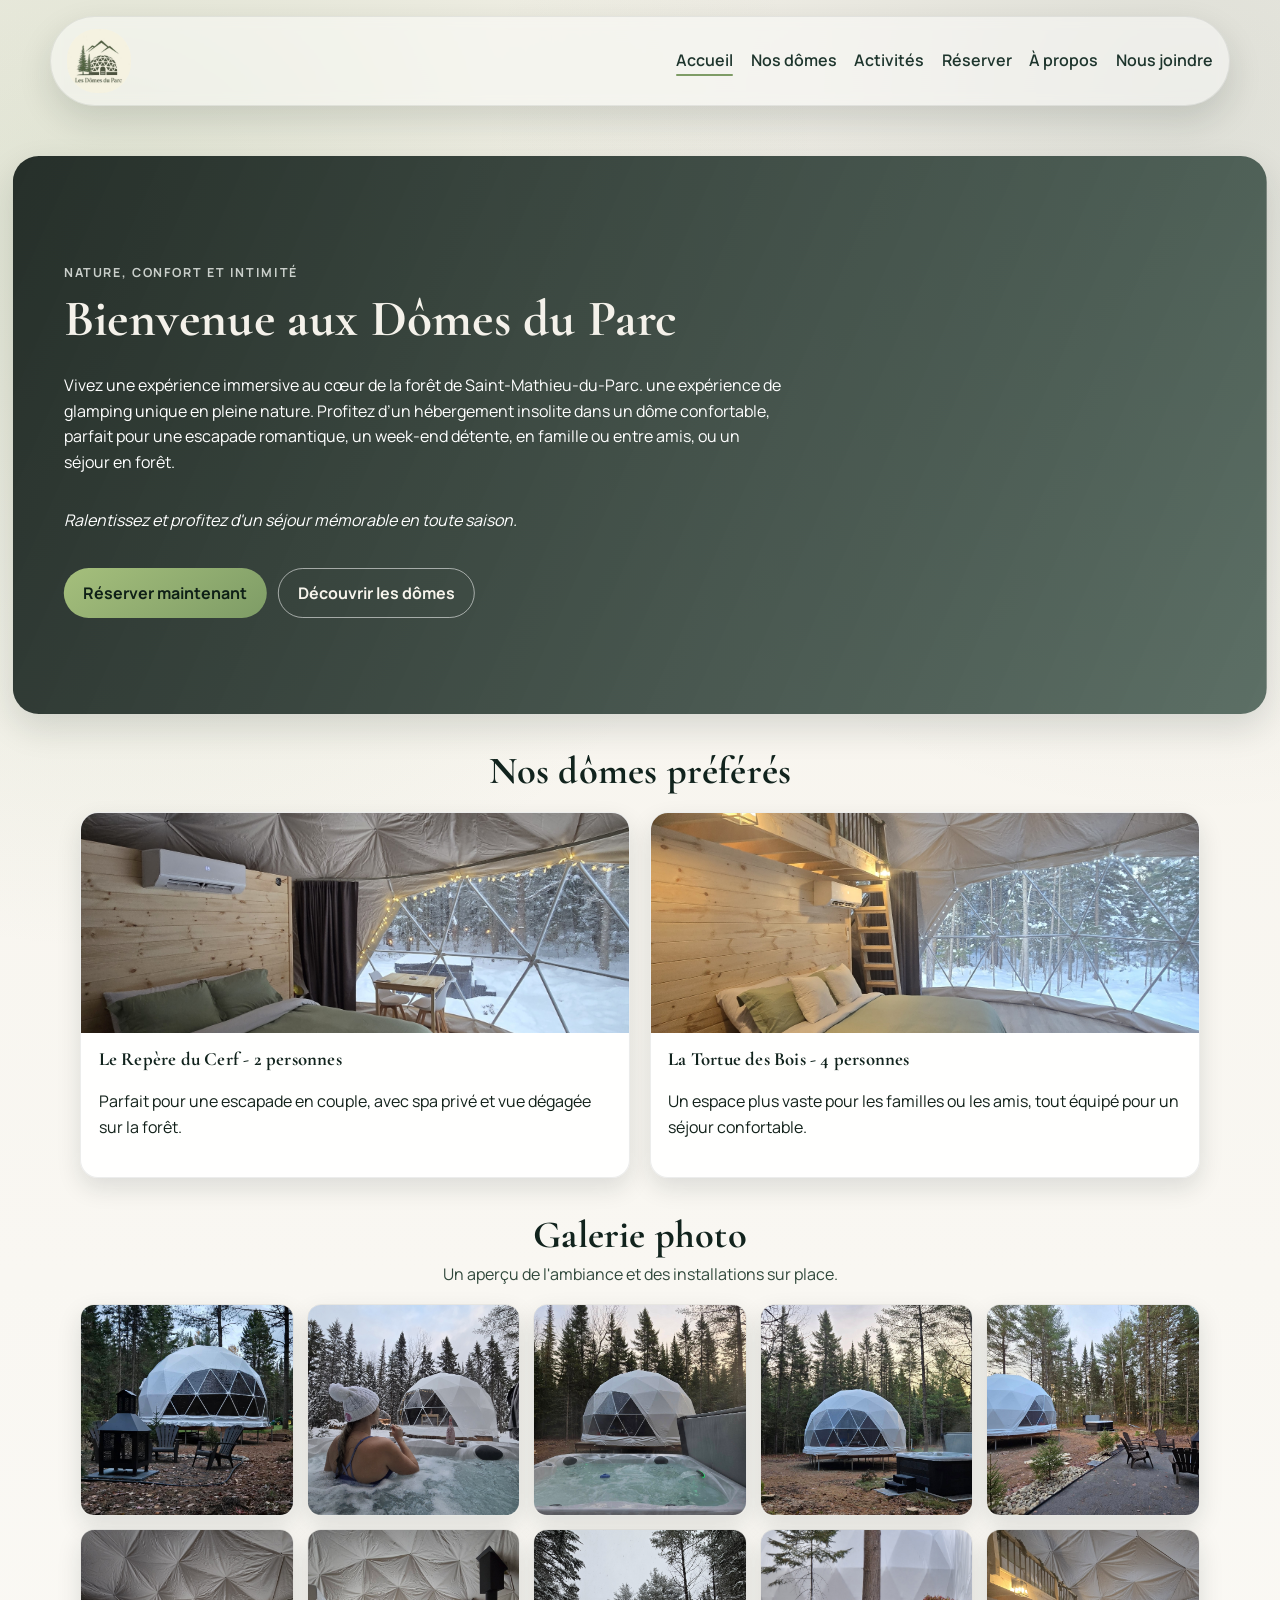
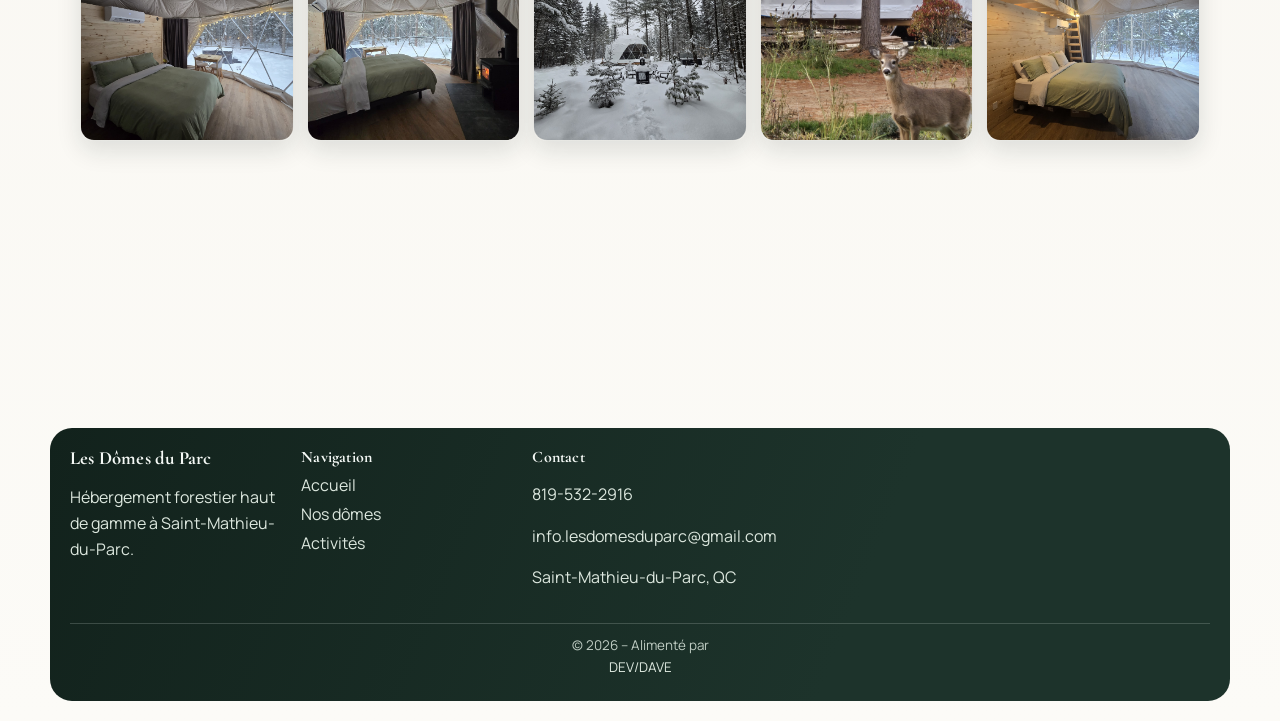
<file: index.html>
﻿<!DOCTYPE html>
<html lang="fr">
<head>
  <meta charset="UTF-8">
  <meta name="viewport" content="width=device-width, initial-scale=1.0">
  <meta name="description" content="Découvrez nos dômes, des hébergements insolites en pleine nature à Saint-Mathieu-du-Parc.">
  <title>Les Dômes du Parc | Camping et hébergement insolite en nature</title>
  <link rel="icon" type="image/png" href="Images/logo.png">
  <link rel="stylesheet" href="styles.css">
</head>
<body class="page-home">
  <header class="site-header">
    <a class="logo" href="index.html" aria-label="Retour à l'accueil">
      <img src="Images/logo.png" alt="Logo Les Dômes du Parc" >
    </a>
    <nav>
      <div class="hamburger" id="hamburger">
        <span></span>
        <span></span>
        <span></span>
      </div>
      <ul id="primary-nav" class="nav-right">
        <li><a href="index.html">Accueil</a></li>
        <li><a href="domes.html">Nos dômes</a></li>
        <li><a href="activite.html">Activités</a></li>
        <li><a href="reserver.html">Réserver</a></li>
        <li><a href="apropos.html">À propos</a></li>
        <li><a href="contact.html">Nous joindre</a></li>
      </ul>
    </nav>
  </header>

  <main>
    <section class="hero">
      <p class="eyebrow">Nature, confort et intimité</p>
      <h1>Bienvenue aux Dômes du Parc</h1>
      <p>
        Vivez une expérience immersive au cœur de la forêt de Saint-Mathieu-du-Parc. une expérience de glamping unique en pleine nature. 
        Profitez d’un hébergement insolite dans un dôme confortable, parfait pour une escapade romantique, 
        un week-end détente, en famille ou entre amis, ou un séjour en forêt.</p>
        <p> <em>Ralentissez et profitez d'un séjour mémorable en toute saison.</em>
      </p>
      <div class="hero-actions">
        <a href="reserver.html" class="btn">Réserver maintenant</a>
        <a href="domes.html" class="btn btn-outline">Découvrir les dômes</a>
      </div>
    </section>

    <section id="domes-info">
      <h2>Nos dômes préférés</h2>
      <div class="dome">
        <article class="card">
          <img src="Images/image2.jpg" alt="Dôme pour 2 personnes">
          <div class="content">
            <h3>Le Repère du Cerf  - 2 personnes</h3>
            <p>Parfait pour une escapade en couple, avec spa privé et vue dégagée sur la forêt.</p>
          </div>
        </article>
        <article class="card">
          <img src="Images/image5.jpg" alt="Dôme familial pour 4 personnes">
          <div class="content">
            <h3>La Tortue des Bois - 4 personnes</h3>
            <p>Un espace plus vaste pour les familles ou les amis, tout équipé pour un séjour confortable.</p>
          </div>
        </article>
      </div>
    </section>

    <section class="gallery-section">
      <h2>Galerie photo</h2>
      <p class="gallery-intro">Un aperçu de l'ambiance et des installations sur place.</p>
      <div class="gallery-grid">
        <figure class="gallery-item"><img src="Images/dome 1.jpg" alt="Vue extérieure d'un dôme"></figure>
        <figure class="gallery-item"><img src="Images/image1.jpg" alt=""></figure>
        <figure class="gallery-item"><img src="Images/dome 2.jpg" alt="Dôme en forêt"></figure>
        <figure class="gallery-item"><img src="Images/dome 3.jpg" alt="Intérieur d'un dôme"></figure>
        <figure class="gallery-item"><img src="Images/dome4.jpg" alt="Terrasse d'un dôme"></figure>
        <figure class="gallery-item"><img src="Images/image2.jpg" alt="Coin détente"></figure>
        <figure class="gallery-item"><img src="Images/dome6.jpg" alt="Séjour nature"></figure>
        <figure class="gallery-item"><img src="Images/image3.jpg" alt="Dôme en soirée"></figure>
        <figure class="gallery-item"><img src="Images/image4.jpg" alt="Dôme avec vue sur les sentiers"></figure>
        <figure class="gallery-item"><img src="Images/image5.jpg" alt="Dôme avec spa"></figure>
      </div>
    </section>

    <section class="info-grid">
      <article class="info-bloc">
        <h3>Ouvert 4 saisons</h3>
        <p>Profitez d'une expérience différente à chaque saison, du feu de bois en hiver aux nuits étoilées d'été.</p>
      </article>
      <article class="info-bloc">
        <h3>Services sur place</h3>
        <p>Spa, aire de feu, Wi-Fi, cuisine équipée et activités de plein air à proximité immédiate.</p>
      </article>
      <article class="info-bloc">
        <h3>Réservation simple</h3>
        <p>Choisissez votre dôme, vos dates et obtenez une estimation instantanée avant de confirmer.</p>
      </article>
    </section>
  </main>

  <footer class="site-footer">
    <div>
      <h3>Les Dômes du Parc</h3>
      <p>Hébergement forestier haut de gamme à Saint-Mathieu-du-Parc.</p>
    </div>
    <div>
      <h4>Navigation</h4>
      <a href="index.html">Accueil</a>
      <a href="domes.html">Nos dômes</a>
      <a href="activite.html">Activités</a>
    </div>
    <div>
      <h4>Contact</h4>
      <p>819-532-2916</p>
      <a href="mailto:info.lesdomesduparc@gmail.com">info.lesdomesduparc@gmail.com</a>
      <p>Saint-Mathieu-du-Parc, QC</p>
    </div>
    <div class="copyright">
      © 2026 – Alimenté par <a href="https://tonportfolio.vercel.app">DEV/DAVE</a>
    </div>
  </footer>

  <script src="script.js"></script>
</body>
</html>
</file>
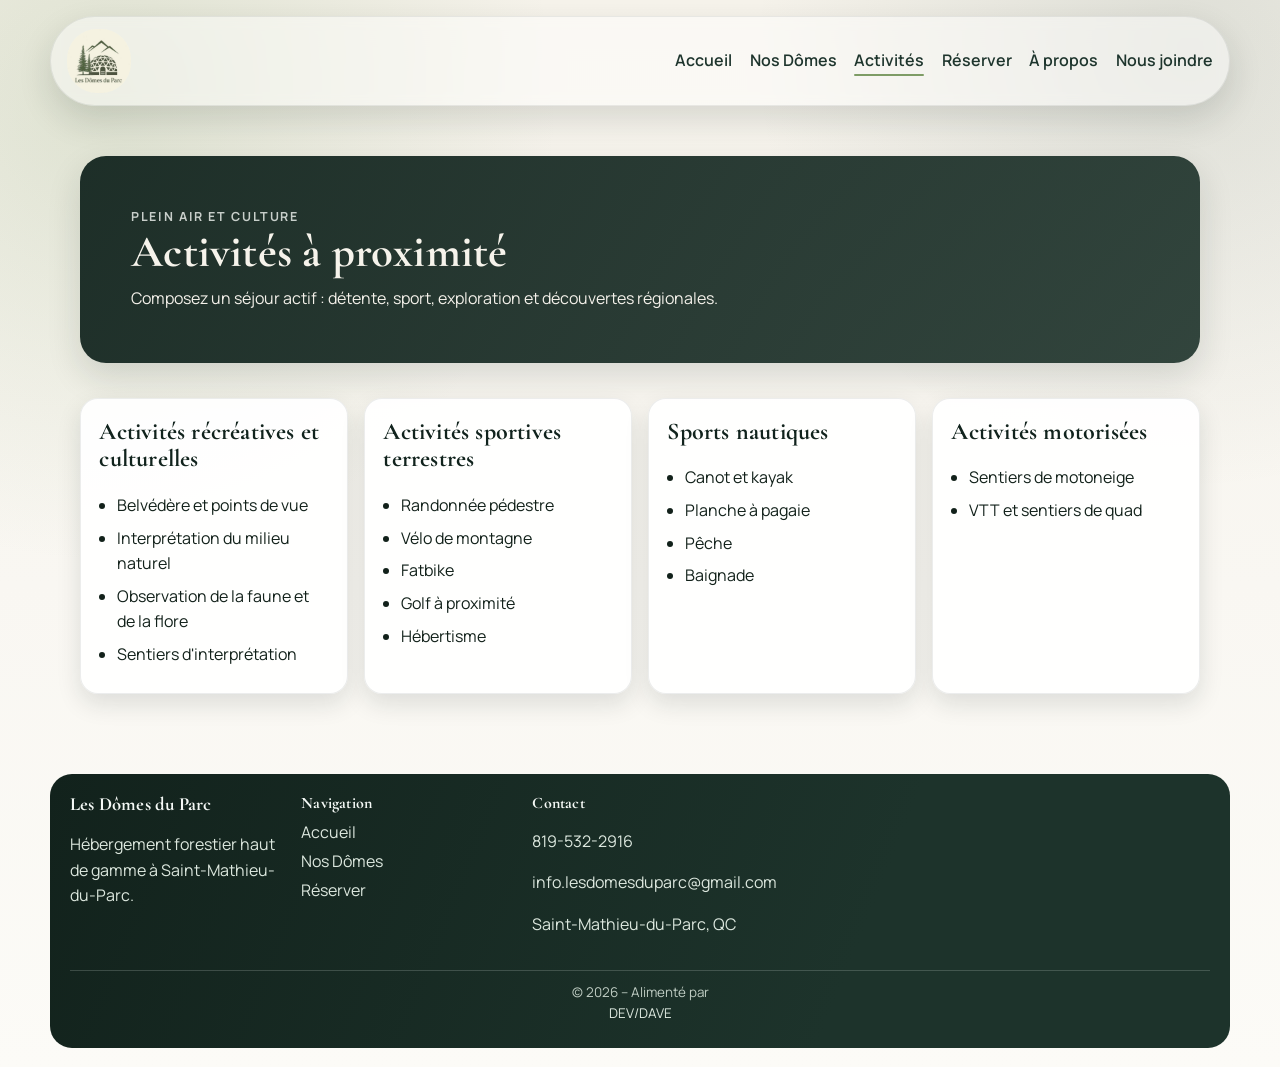
<file: activite.html>
﻿<!DOCTYPE html>
<html lang="fr">
<head>
  <meta charset="UTF-8">
  <meta name="viewport" content="width=device-width, initial-scale=1.0">
  <title>Les Dômes du Parc | Activités</title>
  <link rel="icon" type="image/png" href="Images/logo.png">
  <link rel="stylesheet" href="styles.css">
</head>
<body class="page-activites">
  <header class="site-header">
    <a class="logo" href="index.html" aria-label="Retour à l'accueil">
      <img src="Images/logo.png" alt="Logo Les Dômes du Parc">
    </a>
    <nav>
      <div class="hamburger" id="hamburger">
        <span></span>
        <span></span>
        <span></span>
      </div>
      <ul id="primary-nav" class="nav-right">
        <li><a href="index.html">Accueil</a></li>
        <li><a href="domes.html">Nos Dômes</a></li>
        <li><a href="activite.html">Activités</a></li>
        <li><a href="reserver.html">Réserver</a></li>
        <li><a href="apropos.html">À propos</a></li>
        <li><a href="contact.html">Nous joindre</a></li>
      </ul>
    </nav>
  </header>

  <main>
    <section class="page-hero">
      <p class="eyebrow">Plein air et culture</p>
      <h1>Activités à proximité</h1>
      <p>Composez un séjour actif : détente, sport, exploration et découvertes régionales.</p>
    </section>

    <section class="activities-section">
      <article class="activity-item">
        <h2>Activités récréatives et culturelles</h2>
        <ul>
          <li>Belvédère et points de vue</li>
          <li>Interprétation du milieu naturel</li>
          <li>Observation de la faune et de la flore</li>
          <li>Sentiers d'interprétation</li>
        </ul>
      </article>

      <article class="activity-item">
        <h2>Activités sportives terrestres</h2>
        <ul>
          <li>Randonnée pédestre</li>
          <li>Vélo de montagne</li>
          <li>Fatbike</li>
          <li>Golf à proximité</li>
          <li>Hébertisme</li>
        </ul>
      </article>

      <article class="activity-item">
        <h2>Sports nautiques</h2>
        <ul>
          <li>Canot et kayak</li>
          <li>Planche à pagaie</li>
          <li>Pêche</li>
          <li>Baignade</li>
        </ul>
      </article>

      <article class="activity-item">
        <h2>Activités motorisées</h2>
        <ul>
          <li>Sentiers de motoneige</li>
          <li>VTT et sentiers de quad</li>
        </ul>
      </article>
    </section>
  </main>

  <footer class="site-footer">
    <div>
      <h3>Les Dômes du Parc</h3>
      <p>Hébergement forestier haut de gamme à Saint-Mathieu-du-Parc.</p>
    </div>
    <div>
      <h4>Navigation</h4>
      <a href="index.html">Accueil</a>
      <a href="domes.html">Nos Dômes</a>
      <a href="reserver.html">Réserver</a>
    </div>
    <div>
      <h4>Contact</h4>
      <p>819-532-2916</p>
      <a href="mailto:info.lesdomesduparc@gmail.com">info.lesdomesduparc@gmail.com</a>
      <p>Saint-Mathieu-du-Parc, QC</p>
    </div>
    <div class="copyright">
      © 2026 – Alimenté par <a href="https://tonportfolio.vercel.app">DEV/DAVE</a>
    </div>
  </footer>

  <script src="script.js"></script>
</body>
</html>
</file>
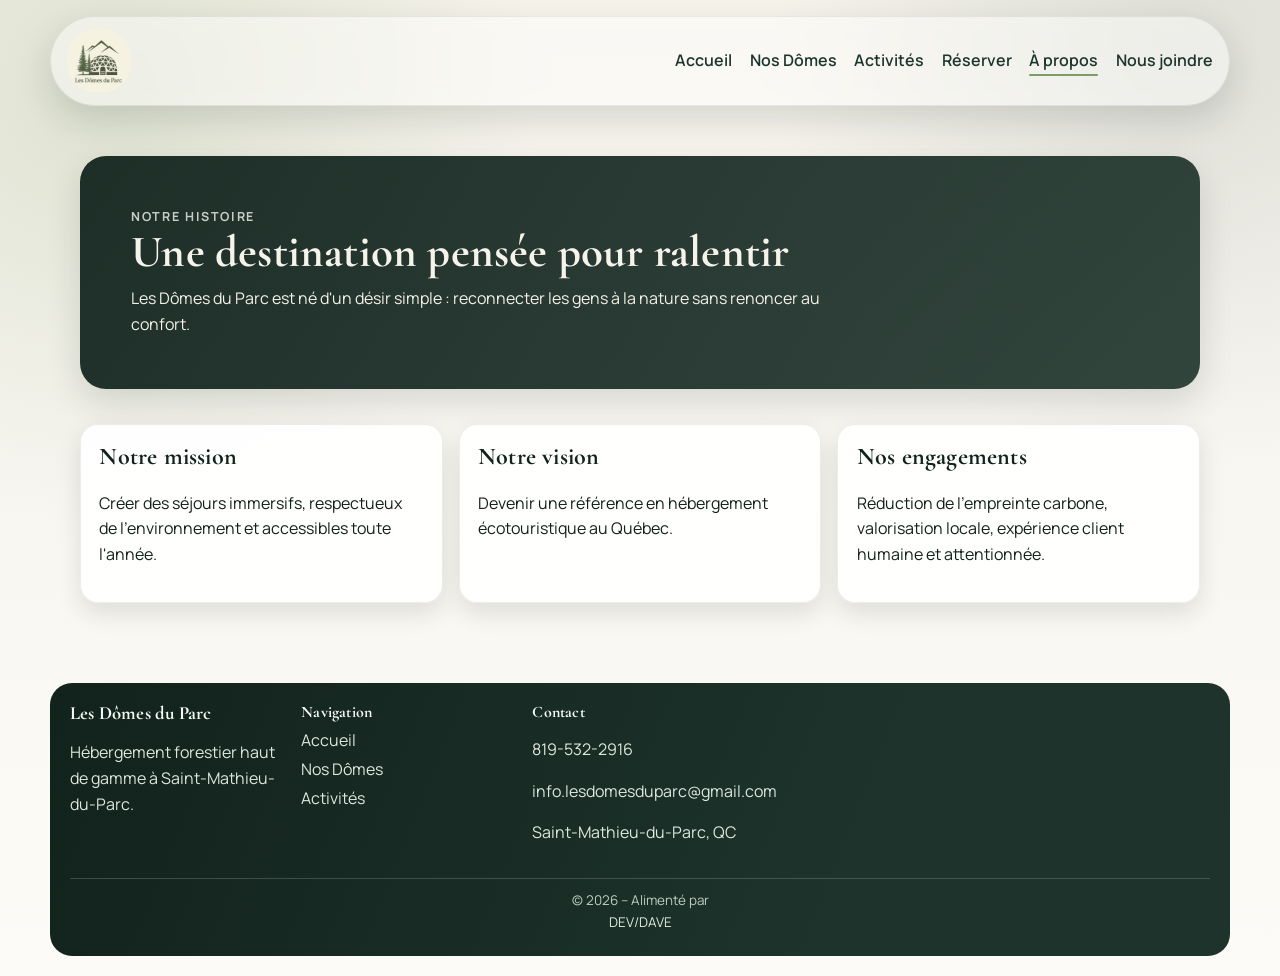
<file: apropos.html>
﻿<!DOCTYPE html>
<html lang="fr">
<head>
  <meta charset="UTF-8">
  <meta name="viewport" content="width=device-width, initial-scale=1.0">
  <title>Les Dômes du Parc | À propos</title>
  <link rel="icon" type="image/png" href="Images/logo.png">
  <link rel="stylesheet" href="styles.css">
</head>
<body class="page-apropos">
  <header class="site-header">
    <a class="logo" href="accueil.html" aria-label="Retour à l'accueil">
      <img src="Images/logo.png" alt="Logo Les Dômes du Parc">
    </a>
    <nav>
      <div class="hamburger" id="hamburger">
        <span></span>
        <span></span>
        <span></span>
      </div>
      <ul id="primary-nav" class="nav-right">
        <li><a href="index.html">Accueil</a></li>
        <li><a href="domes.html">Nos Dômes</a></li>
        <li><a href="activite.html">Activités</a></li>
        <li><a href="reserver.html">Réserver</a></li>
        <li><a href="apropos.html">À propos</a></li>
        <li><a href="contact.html">Nous joindre</a></li>
      </ul>
    </nav>
  </header>

  <main>
    <section class="page-hero">
      <p class="eyebrow">Notre histoire</p>
      <h1>Une destination pensée pour ralentir</h1>
      <p>Les Dômes du Parc est né d'un désir simple : reconnecter les gens à la nature sans renoncer au confort.</p>
    </section>

    <section class="about-grid">
      <article class="info-bloc">
        <h2>Notre mission</h2>
        <p>Créer des séjours immersifs, respectueux de l'environnement et accessibles toute l'année.</p>
      </article>
      <article class="info-bloc">
        <h2>Notre vision</h2>
        <p>Devenir une référence en hébergement écotouristique au Québec.</p>
      </article>
      <article class="info-bloc">
        <h2>Nos engagements</h2>
        <p>Réduction de l'empreinte carbone, valorisation locale, expérience client humaine et attentionnée.</p>
      </article>
    </section>
  </main>

  <footer class="site-footer">
    <div>
      <h3>Les Dômes du Parc</h3>
      <p>Hébergement forestier haut de gamme à Saint-Mathieu-du-Parc.</p>
    </div>
    <div>
      <h4>Navigation</h4>
      <a href="index.html">Accueil</a>
      <a href="domes.html">Nos Dômes</a>
      <a href="activite.html">Activités</a>
    </div>
    <div>
      <h4>Contact</h4>
      <p>819-532-2916</p>
      <a href="mailto:info.lesdomesduparc@gmail.com">info.lesdomesduparc@gmail.com</a>
      <p>Saint-Mathieu-du-Parc, QC</p>
    </div>
    <div class="copyright">
      © 2026 – Alimenté par <a href="https://tonportfolio.vercel.app">DEV/DAVE</a>
    </div>
  </footer>

  <script src="script.js"></script>
</body>
</html>
</file>
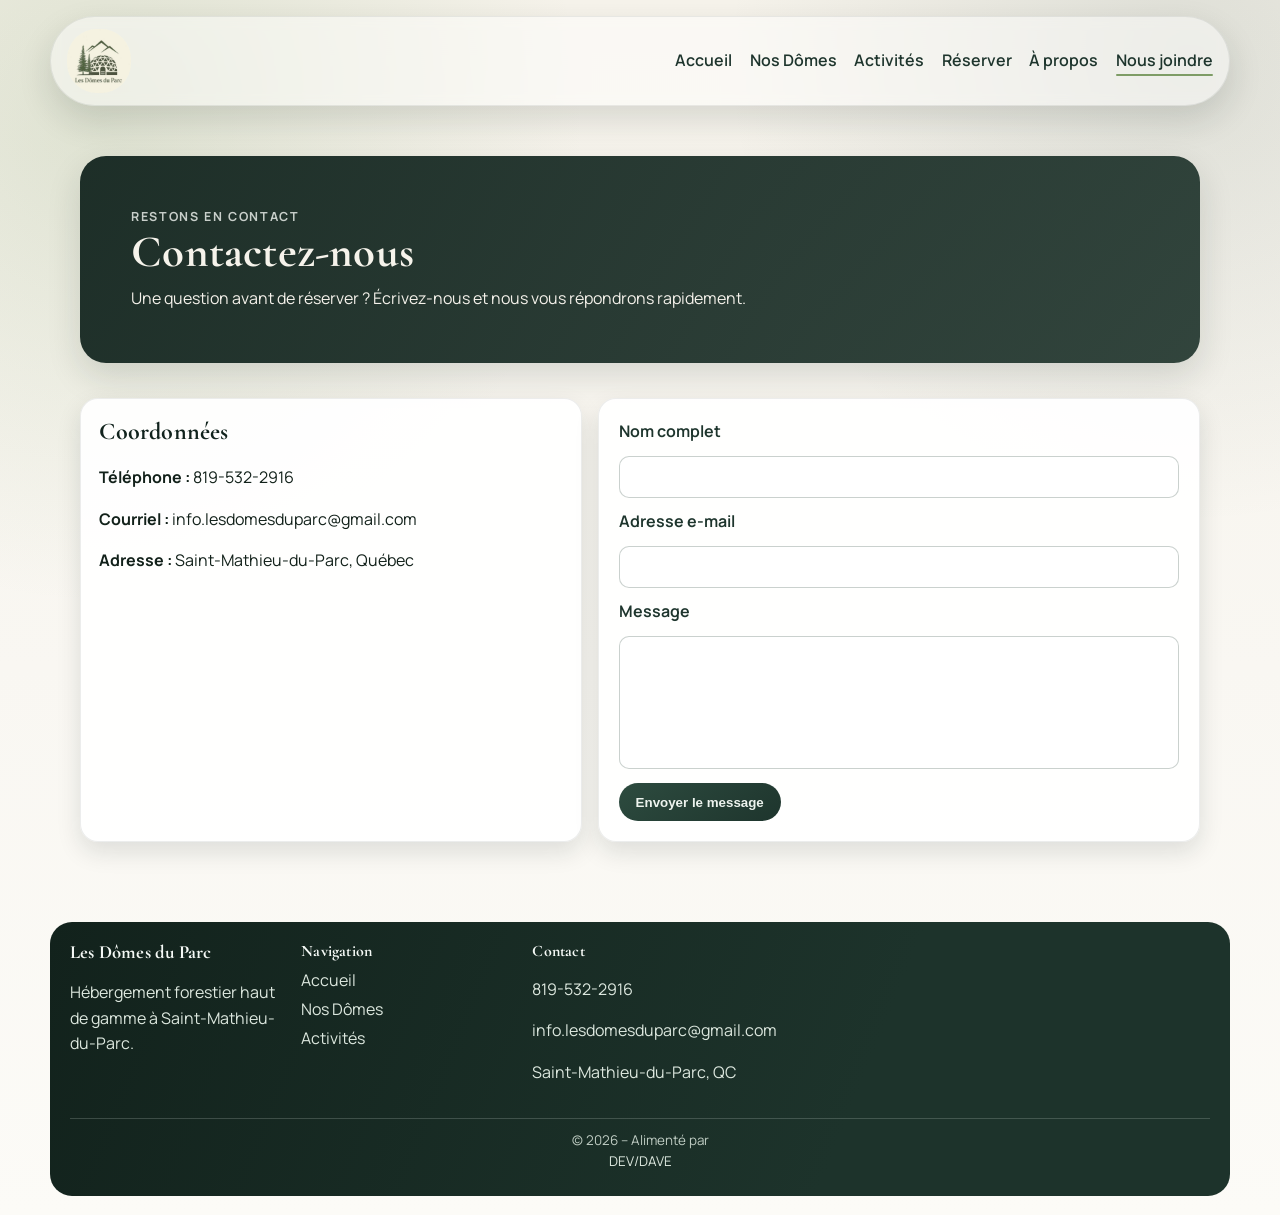
<file: contact.html>
﻿<!DOCTYPE html>
<html lang="fr">
<head>
  <meta charset="UTF-8">
  <meta name="viewport" content="width=device-width, initial-scale=1.0">
  <title>Les Dômes du Parc | Contact</title>
  <link rel="icon" type="image/png" href="Images/logo.png">
  <link rel="stylesheet" href="styles.css">
</head>
<body class="page-contact">
  <header class="site-header">
    <a class="logo" href="index.html" aria-label="Retour à l'accueil">
      <img src="Images/logo.png" alt="Logo Les Dômes du Parc">
    </a>
    <nav>
      <div class="hamburger" id="hamburger">
        <span></span>
        <span></span>
        <span></span>
      </div>
      <ul id="primary-nav" class="nav-right">
        <li><a href="index.html">Accueil</a></li>
        <li><a href="domes.html">Nos Dômes</a></li>
        <li><a href="activite.html">Activités</a></li>
        <li><a href="reserver.html">Réserver</a></li>
        <li><a href="apropos.html">À propos</a></li>
        <li><a href="contact.html">Nous joindre</a></li>
      </ul>
    </nav>
  </header>

  <main>
    <section class="page-hero">
      <p class="eyebrow">Restons en contact</p>
      <h1>Contactez-nous</h1>
      <p>Une question avant de réserver ? Écrivez-nous et nous vous répondrons rapidement.</p>
    </section>

    <section class="contact-layout">
      <article class="contact-card">
        <h2>Coordonnées</h2>
        <p><strong>Téléphone :</strong> 819-532-2916</p>
        <p><strong>Courriel :</strong> info.lesdomesduparc@gmail.com</p>
        <p><strong>Adresse :</strong> Saint-Mathieu-du-Parc, Québec</p>
      </article>

      <form action="https://formspree.io/f/xvgjzzge" method="POST" class="contact-form">
        <label for="nom">Nom complet</label>
        <input type="text" id="nom" name="nom" required>

        <label for="email">Adresse e-mail</label>
        <input type="email" id="email" name="email" required>

        <label for="message">Message</label>
        <textarea id="message" name="message" rows="6" required></textarea>

        <button type="submit">Envoyer le message</button>
      </form>
    </section>
  </main>

  <footer class="site-footer">
    <div>
      <h3>Les Dômes du Parc</h3>
      <p>Hébergement forestier haut de gamme à Saint-Mathieu-du-Parc.</p>
    </div>
    <div >
      <h4>Navigation</h4>
      <a href="index.html">Accueil</a>
      <a href="domes.html">Nos Dômes</a>
      <a href="activite.html">Activités</a>
    </div>
    <div>
      <h4>Contact</h4>
      <p>819-532-2916</p>
      <a href="mailto:info.lesdomesduparc@gmail.com">info.lesdomesduparc@gmail.com</a>
      <p>Saint-Mathieu-du-Parc, QC</p>
    </div>
    <div class="copyright">
      © 2026 – Alimenté par <a href="https://tonportfolio.vercel.app">DEV/DAVE</a>
    </div>
  </footer>

  <script src="script.js"></script>
</body>
</html>
</file>
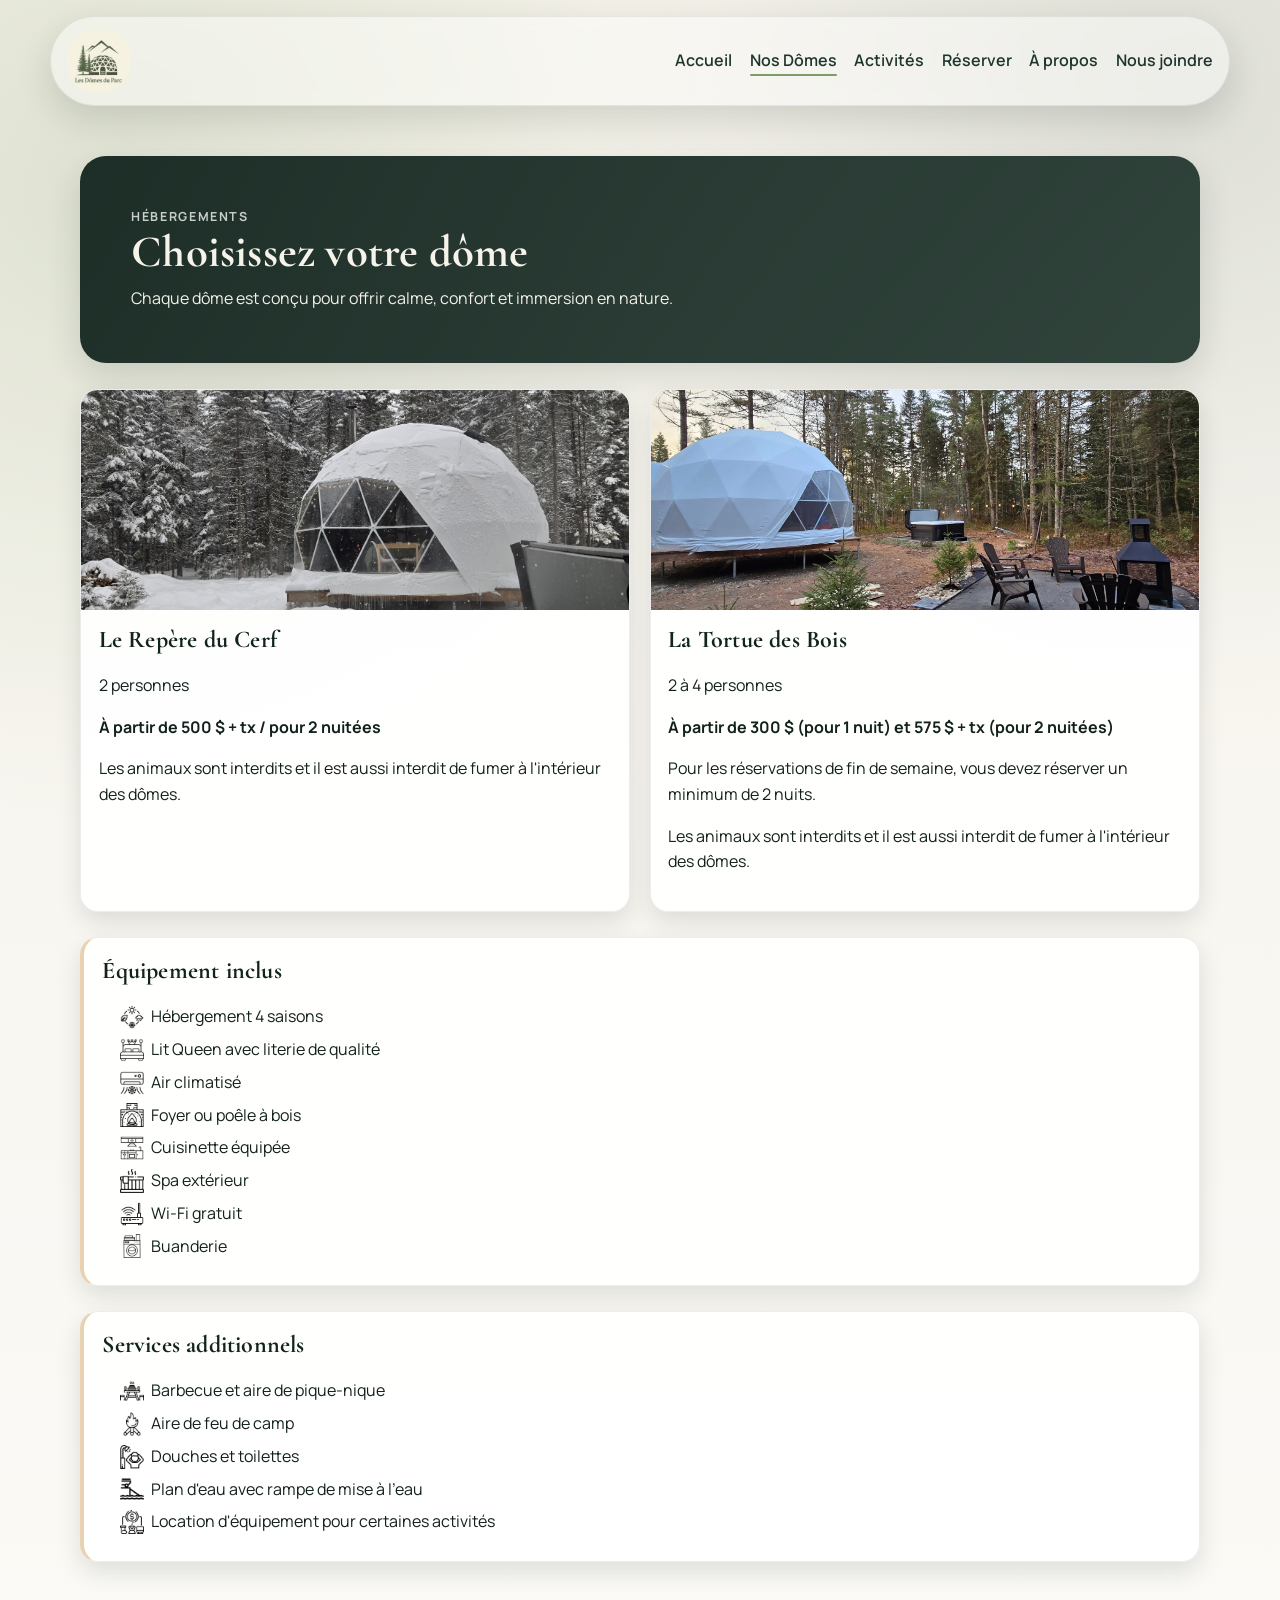
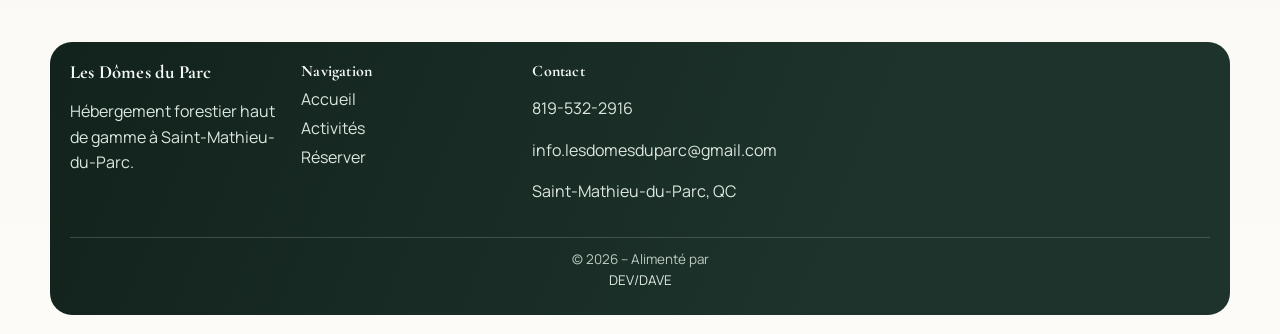
<file: domes.html>
﻿<!DOCTYPE html>
<html lang="fr">
<head>
  <meta charset="UTF-8">
  <meta name="viewport" content="width=device-width, initial-scale=1.0">
  <title>Les Dômes du Parc | Nos Dômes</title>
  <link rel="icon" type="image/png" href="Images/logo.png">
  <link rel="stylesheet" href="styles.css">
</head>
<body class="page-domes">
  <header class="site-header">
    <a class="logo" href="index.html" aria-label="Retour à l'accueil">
      <img src="Images/logo.png" alt="Logo Les Dômes du Parc">
    </a>
    <nav>
      <div class="hamburger" id="hamburger">
        <span></span>
        <span></span>
        <span></span>
      </div>
      <ul id="primary-nav" class="nav-right">
        <li><a href="index.html">Accueil</a></li>
        <li><a href="domes.html">Nos Dômes</a></li>
        <li><a href="activite.html">Activités</a></li>
        <li><a href="reserver.html">Réserver</a></li>
        <li><a href="apropos.html">À propos</a></li>
        <li><a href="contact.html">Nous joindre</a></li>
      </ul>
    </nav>
  </header>

  <main>
    <section class="page-hero">
      <p class="eyebrow">Hébergements</p>
      <h1>Choisissez votre dôme</h1>
      <p>Chaque dôme est conçu pour offrir calme, confort et immersion en nature.</p>
    </section>
<br>
    <section class="dome">
      <article class="card">
        <img src="Images/image6.jpg" alt="Dôme Boréal">
        <div class="content">
          <h2>Le Repère du Cerf</h2>
          <p>2 personnes</p>
          <p><strong>À partir de 500 $ + tx / pour 2 nuitées</strong></p>
          <p>Les animaux sont interdits et il est aussi interdit de fumer à l'intérieur des dômes.</p>
        </div>
      </article>

      <article class="card">
        <img src="Images/dome4.jpg" alt="Dôme Panorama">
        <div class="content">
          <h2>La Tortue des Bois</h2>
          <p>2 à 4 personnes</p>
          <p><strong>À partir de 300 $ (pour 1 nuit) et 575 $ + tx (pour 2 nuitées)</strong></p>
         <p>Pour les réservations de fin de semaine, vous devez réserver un minimum de 2 nuits.</p>
          <p>Les animaux sont interdits et il est aussi interdit de fumer à l'intérieur des dômes.</p>
        </div>
      </article>
    </section>
<br>
          <article class="service-item">
        <h2>Équipement inclus</h2>
        <ul class="icon-list">
          <li><img src="Images/saison.png" alt="4 saisons"> Hébergement 4 saisons</li>
          <li><img src="Images/grande-taille.png" alt="Lit Queen"> Lit Queen avec literie de qualité</li>
          <li><img src="Images/climatisation.png" alt="Climatisation"> Air climatisé</li>
          <li><img src="Images/cheminee.png" alt="Foyer"> Foyer ou poêle à bois</li>
          <li><img src="Images/kitchens.png" alt="Cuisine"> Cuisinette équipée</li>
          <li><img src="Images/bain-chaud.png" alt="Spa"> Spa extérieur</li>
          <li><img src="Images/routeur-wi-fi.png" alt="Wi-Fi"> Wi-Fi gratuit</li>
          <li><img src="Images/variante-de-machine-a-laver-avec-des-vetements-et-du-savon-sur-le-dessus.png" alt="Buanderie"> Buanderie</li>
        </ul>
      </article>
<br>
      <article class="service-item">
        <h2>Services additionnels</h2>
        <ul class="icon-list">
          <li><img src="Images/table-de-pique-nique.png" alt="pique-nique">Barbecue et aire de pique-nique</li>
          <li><img src="Images/du-bois-qui-brule.png" alt="Feu de camp">Aire de feu de camp</li>
          <li><img src="Images/douche.png" alt="sale de bain">Douches et toilettes</li>
          <li><img src="Images/rampe.png" alt="rampe">Plan d'eau avec rampe de mise à l'eau</li>
          <li><img src="Images/location.png" alt="location">Location d'équipement pour certaines activités</li>
        </ul>
      </article>
    </section>
  </main>

  <footer class="site-footer">
    <div>
      <h3>Les Dômes du Parc</h3>
      <p>Hébergement forestier haut de gamme à Saint-Mathieu-du-Parc.</p>
    </div>
    <div>
      <h4>Navigation</h4>
      <a href="index.html">Accueil</a>
      <a href="activite.html">Activités</a>
      <a href="reserver.html">Réserver</a>
    </div>
    <div>
      <h4>Contact</h4>
      <p>819-532-2916</p>
      <a href="mailto:info.lesdomesduparc@gmail.com">info.lesdomesduparc@gmail.com</a>
      <p>Saint-Mathieu-du-Parc, QC</p>
    </div>
    <div class="copyright">
      © 2026 – Alimenté par <a href="https://tonportfolio.vercel.app">DEV/DAVE</a>
    </div>
  </footer>

  <script src="script.js"></script>
</body>
</html>
</file>
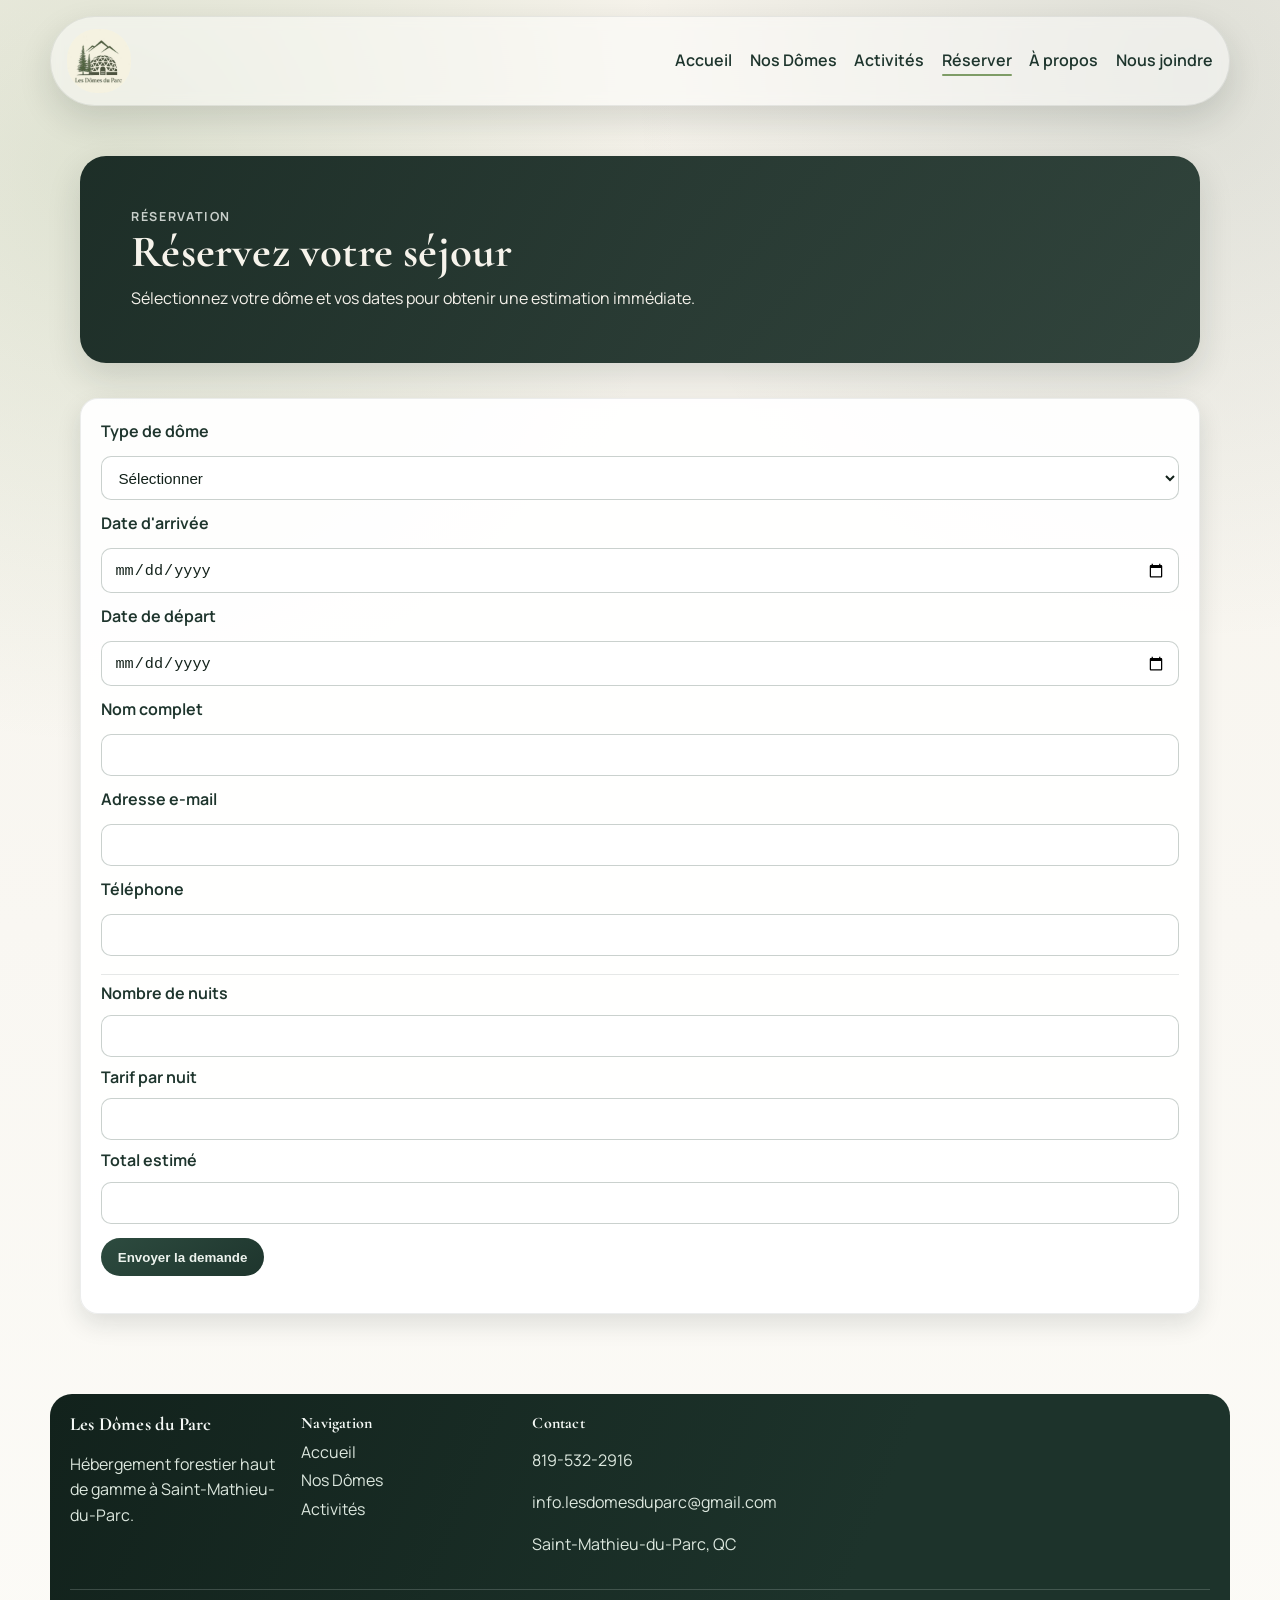
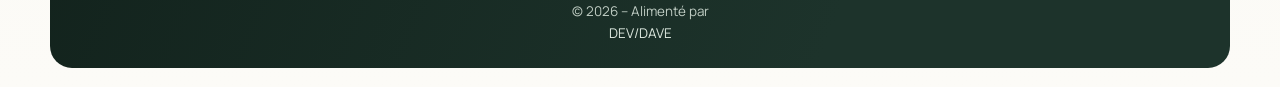
<file: reserver.html>
﻿<!DOCTYPE html>
<html lang="fr">
<head>
  <meta charset="UTF-8">
  <meta name="viewport" content="width=device-width, initial-scale=1.0">
  <title>Les Dômes du Parc | Réserver</title>
  <link rel="icon" type="image/png" href="Images/logo.png">
  <link rel="stylesheet" href="styles.css">
</head>
<body class="page-reservation">
  <header class="site-header">
    <a class="logo" href="index.html" aria-label="Retour à l'accueil">
      <img src="Images/logo.png" alt="Logo Les Dômes du Parc">
    </a>
    <nav>
      <div class="hamburger" id="hamburger">
        <span></span>
        <span></span>
        <span></span>
      </div>
      <ul id="primary-nav" class="nav-right">
        <li><a href="index.html">Accueil</a></li>
        <li><a href="domes.html">Nos Dômes</a></li>
        <li><a href="activite.html">Activités</a></li>
        <li><a href="reserver.html">Réserver</a></li>
        <li><a href="apropos.html">À propos</a></li>
        <li><a href="contact.html">Nous joindre</a></li>
      </ul>
    </nav>
  </header>

  <main>
    <section class="page-hero">
      <p class="eyebrow">Réservation</p>
      <h1>Réservez votre séjour</h1>
      <p>Sélectionnez votre dôme et vos dates pour obtenir une estimation immédiate.</p>
    </section>

    <section class="reservation-section">
      <form id="reservation-form" novalidate>
        <label for="typeDome">Type de dôme</label>
        <select id="typeDome" name="typeDome" required>
          <option value="">Sélectionner</option>
          <option value="dome2">Dôme 2 personnes</option>
          <option value="dome4">Dôme 4 personnes</option>
        </select>

        <label for="dateArrivee">Date d'arrivée</label>
        <input type="date" id="dateArrivee" name="dateArrivee" required>

        <label for="dateDepart">Date de départ</label>
        <input type="date" id="dateDepart" name="dateDepart" required>

        <label for="nom">Nom complet</label>
        <input type="text" id="nom" name="nom" required>

        <label for="email">Adresse e-mail</label>
        <input type="email" id="email" name="email" required>

        <label for="telephone">Téléphone</label>
        <input type="tel" id="telephone" name="telephone" required>

        <div class="price-summary">
          <label for="nuits">Nombre de nuits</label>
          <input type="text" id="nuits" name="nuits" readonly>

          <label for="montant">Tarif par nuit</label>
          <input type="text" id="montant" name="montant" readonly>

          <label for="total">Total estimé</label>
          <input type="text" id="total" name="total" readonly>
        </div>

        <button type="submit">Envoyer la demande</button>
        <p id="reservation-message" class="form-message" aria-live="polite"></p>
      </form>
    </section>
  </main>

  <footer class="site-footer">
    <div>
      <h3>Les Dômes du Parc</h3>
      <p>Hébergement forestier haut de gamme à Saint-Mathieu-du-Parc.</p>
    </div>
    <div>
      <h4>Navigation</h4>
      <a href="index.html">Accueil</a>
      <a href="domes.html">Nos Dômes</a>
      <a href="activite.html">Activités</a>
    </div>
    <div>
      <h4>Contact</h4>
      <p>819-532-2916</p>
      <a href="mailto:info.lesdomesduparc@gmail.com">info.lesdomesduparc@gmail.com</a>
      <p>Saint-Mathieu-du-Parc, QC</p>
    </div>
    <div class="copyright">
      © 2026 – Alimenté par <a href="https://tonportfolio.vercel.app">DEV/DAVE</a>
    </div>
  </footer>

  <script src="script.js"></script>
</body>
</html>
</file>
<file: styles.css>
@import url("https://fonts.googleapis.com/css2?family=Manrope:wght@400;500;600;700&family=Cormorant+Garamond:wght@500;600;700&display=swap");



* {
  box-sizing: border-box;
}

html,
body {
  margin: 0;
  padding: 0;
}

body {
  font-family: "Manrope", "Segoe UI", Tahoma, sans-serif;
  color: #12211a;
  line-height: 1.6;
  background:
    radial-gradient(circle at 8% 10%, rgba(126, 156, 102, 0.2), transparent 30%),
    radial-gradient(circle at 93% 5%, rgba(46, 74, 63, 0.12), transparent 28%),
    linear-gradient(180deg, #f6f3eb 0%, #f9f7f2 55%, #fcfbf7 100%);
}

img {
  display: block;
  max-width: 100%;
}

a {
  color: inherit;
  text-decoration: none;
}

h1,
h2,
h3,
h4 {
  font-family: "Cormorant Garamond", Georgia, serif;
  letter-spacing: 0.2px;
  line-height: 1.15;
  margin-top: 0;
  color: #11231d;
}

main {
  width: min(1120px, 92%);
  margin: 0 auto;
  padding: 1.8rem 0 4rem;
}

.site-header {
  width: min(1180px, 94%);
  margin: 1rem auto 0;
  border-radius: 999px;
  background: rgba(255, 255, 255, 0.444);
  border: 1px solid rgba(17, 35, 29, 0.08);
  box-shadow: 0 14px 34px rgba(19, 37, 31, 0.14);
  -webkit-backdrop-filter: blur();
  backdrop-filter: blur(6px);
  position: sticky;
  top: 0.8rem;
  z-index: 100;
  padding: 0.75rem 1rem;
  display: flex;
  align-items: center;
  gap: 1rem;
}

.logo {
  width: 64px;
  min-width: 64px;
}

.logo img {
  width: 100%;
  height: 64px;
  object-fit: contain;
  border-radius: 30px;

}

.site-header nav {
  width: 100%;
  position: relative;
}

.nav-right {
  list-style: none;
  display: flex;
  align-items: center;
  justify-content: flex-end;
  gap: 0.7rem 1.1rem;
  margin: 0;
  padding: 0;
  flex-wrap: wrap;
}

.nav-right a {
  font-weight: 600;
  color: #1e352d;
  position: relative;
}

.nav-right a::after {
  content: "";
  position: absolute;
  left: 0;
  bottom: -5px;
  width: 0;
  height: 2px;
  border-radius: 999px;
  background: #7e9c66;
  transition: width 0.25s ease;
}

.nav-right a:hover::after,
.nav-right a.active::after {
  width: 100%;
}

.hamburger {
  display:none;
  width: 30px;
  height: 22px;
  cursor: pointer;
  position:relative;
}


.hamburger span {
  position: absolute;
  height: 3px;
  width: 100%;
  background: #1e352d;
  left: 0;
  transition: 0.1s ease-in-out;
}

.hamburger span:nth-child(1) { top: 0; }
.hamburger span:nth-child(2) { top: 9px; }
.hamburger span:nth-child(3) { top: 18px; }

.hamburger.active span:nth-child(1) {
    transform: rotate(45deg);
    top: 9px;
}

.hamburger.active span:nth-child(2) {
    opacity: 0;
}

.hamburger.active span:nth-child(3) {
    transform: rotate(-45deg);
    top: 9px;
}

.eyebrow {
  text-transform: uppercase;
  letter-spacing: 0.13em;
  font-size: 0.78rem;
  font-weight: 700;
  margin-bottom: 0.45rem;
  color: rgba(242, 246, 242, 0.8);
}

.hero,
.page-hero {
  border-radius: 26px;
  overflow: hidden;
  padding: clamp(2rem, 4vw, 3.5rem);
  box-shadow: 0 14px 34px rgba(19, 37, 31, 0.14);
}

.hero {
  margin-top: 1.3rem;
  width: min(1320px, 98vw);
  margin-left: 50%;
  transform: translateX(-50%);
  min-height: clamp(430px, 62vh, 700px);
  color: #fff;
  background:
    linear-gradient(114deg, rgba(12, 22, 18, 0.88), rgba(40, 66, 55, 0.74)),
    url("https://images.unsplash.com/photo-1473448912268-2022ce9509d8?auto=format&fit=crop&w=1500&q=80") center/cover;
  display: flex;
  flex-direction: column;
  justify-content: center;
}

.hero h1 {
  color: #f4f1ea;
  font-size: clamp(2rem, 4.5vw, 3.2rem);
  margin-bottom: 0.5rem;
}

.hero p {
  max-width: 720px;
}

.hero-actions {
  margin-top: 1.2rem;
  display: flex;
  gap: 0.7rem;
  flex-wrap: wrap;
}

.btn,
button {
  display: inline-flex;
  align-items: center;
  justify-content: center;
  border-radius: 999px;
  border: 0;
  font-weight: 700;
  cursor: pointer;
  transition: transform 0.2s ease;
}

.btn {
  background: linear-gradient(145deg, #a5bf7c, #7e9c66);
  color: #0f2017;
  padding: 0.7rem 1.2rem;
}

.btn-outline {
  background: transparent;
  border: 1.5px solid rgba(255, 255, 255, 0.55);
  color: #f7f4ec;
}

.btn:hover,
button:hover {
  transform: translateY(-2px);
}

.page-hero {
  margin-top: 1.3rem;
  background: linear-gradient(120deg, rgba(17, 35, 29, 0.94), rgba(29, 50, 42, 0.9));
  color: #f4f1ea;
}

.page-hero h1 {
  color: #f6f3eb;
  font-size: clamp(1.9rem, 4vw, 2.8rem);
  margin-bottom: 0.5rem;
}

.page-hero p {
  max-width: 740px;
  margin: 0;
}

#domes-info,
.services-section,
.activities-section,
.reservation-section,
.contact-layout,
.about-grid,
.info-grid {
  margin-top: 2.2rem;
}

#domes-info h2 {
  text-align: center;
  font-size: clamp(1.7rem, 3.8vw, 2.4rem);
  margin-bottom: 1.2rem;
}

.dome {
  display: grid;
  grid-template-columns: repeat(auto-fit, minmax(240px, 1fr));
  gap: 1.2rem;
}

.card,
.service-item,
.activity-item,
.info-bloc,
.contact-card,
.contact-form,
.reservation-section form {
  background: rgba(255, 255, 255, 0.92);
  border: 1px solid rgba(17, 35, 29, 0.08);
  border-radius: 18px;
  box-shadow: 0 10px 24px rgba(19, 37, 31, 0.12);
}

.card {
  overflow: hidden;
  transition: transform 0.2s ease, box-shadow 0.2s ease;
}

.card:hover {
  transform: translateY(-6px);
  box-shadow: 0 16px 30px rgba(19, 37, 31, 0.16);
}

.card img {
  width: 100%;
  height: 220px;
  object-fit: cover;
}

.card .content {
  padding: 1rem 1.1rem 1.25rem;
}

.service-item,
.activity-item,
.info-bloc,
.contact-card {
  padding: 1.15rem;
}

.services-section {
  display: grid;
  gap: 1rem;
}

.service-item {
  border-left: 4px solid rgba(201, 149, 71, 0.42);
}

.service-item ul,
.activity-item ul {
  padding-left: 1.1rem;
  margin: 0.55rem 0 0;
}

.service-item li,
.activity-item li {
  margin-bottom: 0.45rem;
}

.icon-list {
  list-style: none;
  padding-left: 0;
}

.icon-list li {
  display: flex;
  align-items: center;
  gap: 0.45rem;
}

.icon-list img {
  width: 24px;
  height: 24px;
  object-fit: contain;
}

.activities-section {
  display: grid;
  grid-template-columns: repeat(auto-fit, minmax(220px, 1fr));
  gap: 1rem;
}

.info-grid,
.about-grid {
  display: grid;
  grid-template-columns: repeat(auto-fit, minmax(220px, 1fr));
  gap: 1rem;
}

.gallery-section {
  margin-top: 2.2rem;
}

.gallery-section h2 {
  text-align: center;
  font-size: clamp(1.7rem, 3.8vw, 2.4rem);
  margin-bottom: 0.35rem;
}

.gallery-intro {
  text-align: center;
  color: #30483b;
  max-width: 680px;
  margin: 0 auto 1rem;
}

.gallery-grid {
  display: grid;
  grid-template-columns: repeat(auto-fit, minmax(190px, 1fr));
  gap: 0.8rem;
}

.gallery-item {
  margin: 0;
  border-radius: 14px;
  overflow: hidden;
  border: 1px solid rgba(17, 35, 29, 0.08);
  box-shadow: 0 10px 24px rgba(19, 37, 31, 0.12);
}

.gallery-item img {
  width: 100%;
  height: 210px;
  object-fit: cover;
  transition: transform 0.25s ease;
}

.gallery-item:hover img {
  transform: scale(1.04);
}

.reservation-section form,
.contact-form {
  padding: 1.25rem;
  display: grid;
  gap: 0.7rem;
}

label {
  font-weight: 650;
  color: #1e352d;
}

input,
select,
textarea {
  width: 100%;
  border: 1px solid rgba(47, 74, 63, 0.25);
  border-radius: 10px;
  background: #fff;
  color: #12211a;
  padding: 0.72rem 0.78rem;
  font-size: 0.95rem;
  resize: none;

}

input:focus,
select:focus,
textarea:focus {
  outline: none;
  border-color: #7e9c66;
  box-shadow: 0 0 0 3px rgba(126, 156, 102, 0.22);
}

button {
  width: fit-content;
  margin-top: 0.2rem;
  padding: 0.72rem 1.05rem;
  color: #edf3ee;
  background: linear-gradient(145deg, #2d4b3f, #1e352d);
}

.price-summary {
  display: grid;
  gap: 0.5rem;
  margin-top: 0.4rem;
  padding-top: 0.4rem;
  border-top: 1px solid rgba(17, 35, 29, 0.1);
}

.form-message {
  margin: 0.35rem 0 0;
  font-weight: 600;
  color: #1f6d3b;
  resize: none;

}

.form-message.error {
  color: #a12b2b;
}

.contact-layout {
  display: grid;
  grid-template-columns: 1fr 1.2fr;
  gap: 1rem;
}

.site-footer {
  width: min(1180px, 94%);
  margin: 1rem auto 1.2rem;
  border-radius: 22px;
  color: #dce7de;
  background:
    linear-gradient(112deg, #12221c, #1d332b 68%),
    radial-gradient(circle at 0 0, rgba(201, 149, 71, 0.23), transparent 42%);
  padding: 1.25rem;
  display: grid;
  grid-template-columns: repeat(auto-fit, minmax(200px, 1fr));
  gap: 1rem;
}


.site-footer h3,
.site-footer h4 {
  color: #f5f9f6;
  margin-bottom: 0.45rem;
}

.site-footer a {
  display: block;
  margin-bottom: 0.2rem;
  color: #dce7de;
}

.site-footer a:hover {
  color: #a6c690;
}

.site-footer .copyright{
  grid-column: 1 / -1;
  text-align: center;
  font-size: 0.84rem;
  color: rgba(220, 231, 222, 0.85);
  border-top: 1px solid rgba(220, 231, 222, 0.2);
  padding-top: 0.7rem;
}

.reveal {
  opacity: 0;
  transform: translateY(16px);
  transition: opacity 0.5s ease, transform 0.5s ease;
}

.reveal.visible {
  opacity: 1;
  transform: translateY(0);
}

.lightbox {
  position: fixed;
  inset: 0;
  display: none;
  align-items: center;
  justify-content: center;
  background: rgba(12, 18, 15, 0.92);
  z-index: 2000;
  padding: 1rem;
}

.lightbox.open {
  display: flex;
}

.lightbox-image {
  max-width: min(1100px, 92vw);
  max-height: 82vh;
  border-radius: 12px;
  box-shadow: 0 20px 40px rgba(0, 0, 0, 0.45);
}

.lightbox-close,
.lightbox-nav {
  position: absolute;
  border: 0;
  width: 44px;
  height: 44px;
  border-radius: 999px;
  background: rgba(30, 53, 45, 0.8);
  color: #f2f6f2;
  display: inline-flex;
  align-items: center;
  justify-content: center;
  cursor: pointer;
}

.lightbox-close {
  top: 1rem;
  right: 1rem;
  font-size: 1.35rem;
}

.lightbox-prev {
  left: 1rem;
}

.lightbox-next {
  right: 1rem;
}

.lightbox-open {
  overflow: hidden;
}

@media (max-width: 880px) {
  .site-header {
    border-radius: 18px;
    flex-wrap: nowrap;
    justify-content: space-between;
    position: static;
  }

  .site-header nav {
    width: auto;
    position: relative;
    margin-left: auto;
    display: flex;
    align-items: center;
  }

  .hamburger {
    display: block;
    margin-left: 0;
    z-index: 120;
  }

  .nav-right {
    position: absolute;
    top: calc(100% + 0.5rem);
    right: 0;
    left: auto;
    width: min(320px, calc(100vw - 2rem));
    border-radius: 14px;
    border: 0;
    background: rgba(255, 255, 255, 0.96);
    flex-direction: column;
    align-items: flex-start;
    text-align: left;
    padding: 0;
    gap: 0;
    max-height: 0;
    overflow: hidden;
    transition: max-height 0.1s ease-in-out;
    box-shadow: none;
    z-index: 110;
  }

  .nav-right.open {
    max-height: 420px;
    padding: 0.85rem 1rem;
    gap: 0.5rem;
    border: 1px solid rgba(17, 35, 29, 0.08);
    box-shadow: 0 14px 34px rgba(19, 37, 31, 0.14);
  }

  .nav-right a {
    color: #1e352d;
  }

  .contact-layout {
    grid-template-columns: 1fr;
  }
}

@media (max-width: 560px) {
  main {
    width: 94%;
    padding-top: 1.2rem;
  }

  .hero,
  .page-hero {
    border-radius: 20px;
  }

  .hero {
    width: 100%;
    margin-left: 0;
    transform: none;
  }

  .hero-actions {
    flex-direction: column;
  }

  .btn,
  button {
    width: 100%;
  }

  .gallery-grid {
    grid-template-columns: 1fr 1fr;
  }

  .gallery-item img {
    height: 150px;
  }

  .lightbox-prev {
    left: 0.4rem;
  }

  .lightbox-next {
    right: 0.4rem;
  }
}
</file>
